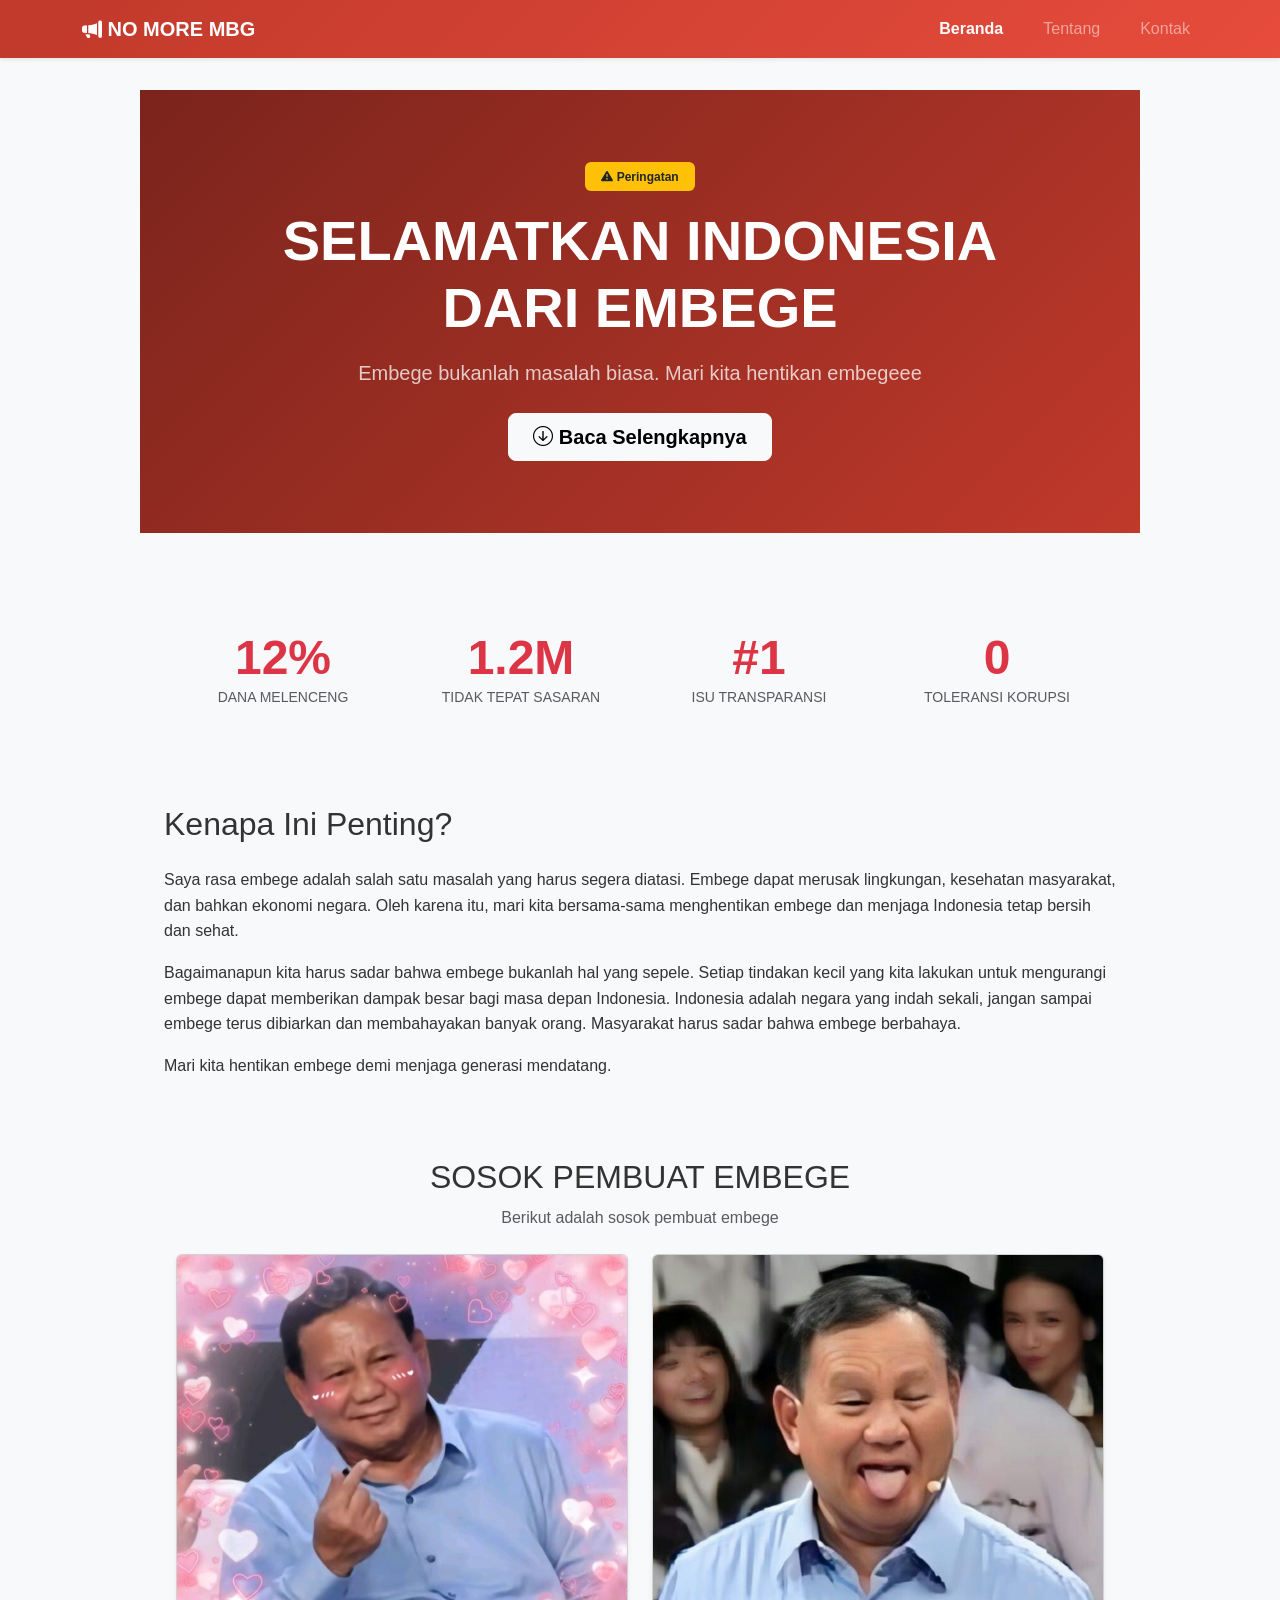
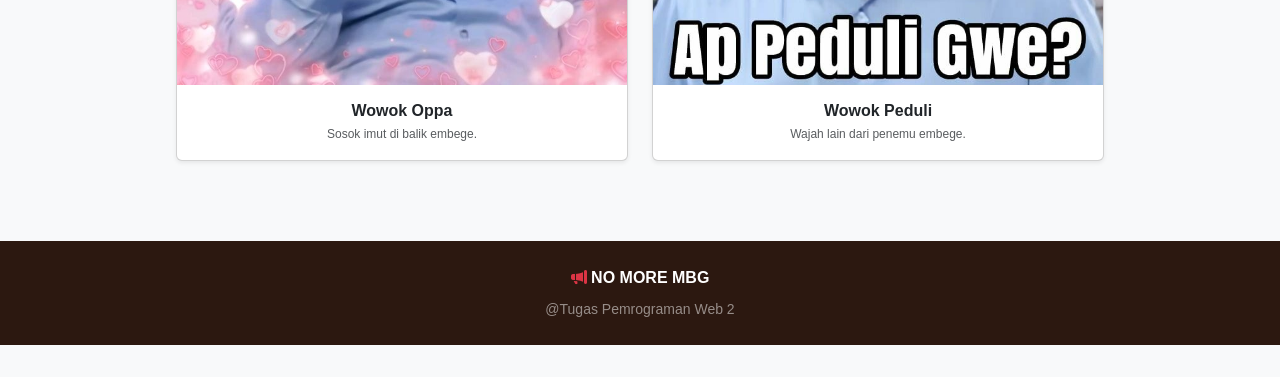
<file: index.html>
<!DOCTYPE html>
<html lang="en">
<head>
    <meta charset="UTF-8">
    <meta name="viewport" content="width=device-width, initial-scale=1.0">
    <title>HENTIKAN EMBEGE</title>
    <link href="https://cdn.jsdelivr.net/npm/bootstrap@5.3.3/dist/css/bootstrap.min.css" rel="stylesheet">
    <link rel="stylesheet" href="https://cdn.jsdelivr.net/npm/bootstrap-icons@1.11.3/font/bootstrap-icons.css">
    <link rel="stylesheet" href="style.css">
</head>
<body>
    
    <nav class="navbar navbar-expand-lg navbar-dark sticky-top shadow-sm" style="background: linear-gradient(135deg, #c0392b, #e74c3c);">
        <div class="container">
            <a class="navbar-brand fw-bold text-white" href="index.html">
                <i class="bi bi-megaphone-fill"></i> NO MORE MBG
            </a>
            <button class="navbar-toggler" type="button" data-bs-toggle="collapse" data-bs-target="#navMenu">
                <span class="navbar-toggler-icon"></span>
            </button>
            <div class="collapse navbar-collapse" id="navMenu">
                <ul class="navbar-nav ms-auto">
                    <li class="nav-item">
                        <a class="nav-link active text-white fw-bold" href="index.html">Beranda</a>
                    </li>
                    <li class="nav-item">
                        <a class="nav-link text-white-50" href="tentang.html">Tentang</a>
                    </li>
                    <li class="nav-item">
                        <a class="nav-link text-white-50" href="contact.html">Kontak</a>
                    </li>
                </ul>
            </div>
        </div>
    </nav>

<section class="hero-mbg text-center text-white py-5" 
        style="background: linear-gradient(135deg, #7b241c, #c0392b);">
    <div class="container py-4">
        <span class="badge bg-warning text-dark mb-3 px-3 py-2">
            <i class="bi bi-exclamation-triangle-fill"></i> Peringatan
        </span>
        <h1 class="display-4 fw-bold mb-3">
            SELAMATKAN INDONESIA<br>DARI EMBEGE
        </h1>
        <p class="lead mb-4 opacity-75">
            Embege bukanlah masalah biasa. Mari kita hentikan embegeee
        </p>
        <a href="#konten" class="btn btn-light btn-lg px-4 fw-bold">
            <i class="bi bi-arrow-down-circle"></i> Baca Selengkapnya
        </a>
    </div>
</section>

<section class="py-5 bg-light">
    <div class="container">
        <div class="row text-center g-4">
            <div class="col-md-3 col-6">
                <div class="p-3">
                    <div class="display-5 fw-bold text-danger">12%</div>
                    <div class="text-muted small text-uppercase">Dana Melenceng</div>
                </div>
            </div>
            <div class="col-md-3 col-6">
                <div class="p-3">
                    <div class="display-5 fw-bold text-danger">1.2M</div>
                    <div class="text-muted small text-uppercase">Tidak Tepat Sasaran</div>
                </div>
            </div>
            <div class="col-md-3 col-6">
                <div class="p-3">
                    <div class="display-5 fw-bold text-danger">#1</div>
                    <div class="text-muted small text-uppercase">Isu Transparansi</div>
                </div>
            </div>
            <div class="col-md-3 col-6">
                <div class="p-3">
                    <div class="display-5 fw-bold text-danger">0</div>
                    <div class="text-muted small text-uppercase">Toleransi Korupsi</div>
                </div>
            </div>
        </div>
    </div>
</section>

<section class="utama" id="konten">
    <h2 class="mb-4">Kenapa Ini Penting?</h2>
    <p>
        Saya rasa embege adalah salah satu masalah yang harus segera diatasi.
        Embege dapat merusak lingkungan, kesehatan masyarakat, dan bahkan ekonomi negara.
        Oleh karena itu, mari kita bersama-sama menghentikan embege dan menjaga Indonesia tetap bersih dan sehat.
    </p>
    <p>
        Bagaimanapun kita harus sadar bahwa embege bukanlah hal yang sepele.
        Setiap tindakan kecil yang kita lakukan untuk mengurangi embege dapat memberikan dampak besar bagi masa depan Indonesia. 
        Indonesia adalah negara yang indah sekali, jangan sampai embege terus dibiarkan dan membahayakan banyak orang.
        Masyarakat harus sadar bahwa embege berbahaya.
    </p>
    <p>
        Mari kita hentikan embege demi menjaga generasi mendatang.
    </p>
</section>

    <section class="py-5">
    <div class="container">
        <h2 class="text-center mb-2">SOSOK PEMBUAT EMBEGE</h2>
        <p class="text-center text-muted mb-4">Berikut adalah sosok pembuat embege</p>
        
        <div class="row g-4 justify-content-center">
            <!-- CARD 1 -->
            <div class="col-md-6">
                <div class="card border-100 shadow-sm h-100">
                    <img src="wowok1.jpg" class="card-img-top" alt="Wowok Oppa" 
                        style="height: 430px; object-fit: cover;">
                    <div class="card-body p-2 p-md-3 text-center">
                        <h6 class="fw-bold mb-1">Wowok Oppa</h6>
                        <p class="small text-muted mb-0" style="font-size: 0.75rem;">
                            Sosok imut di balik embege.
                        </p>
                    </div>
                </div>
            </div>
            
            <!-- CARD 2 -->
            <div class="col-md-6">
                <div class="card border-100 shadow-sm h-100">
                    <img src="wowok2.jpg" class="card-img-top" alt="Wowok Peduli" 
                        style="height: 430px; object-fit: cover;">
                    <div class="card-body p-2 p-md-3 text-center">
                        <h6 class="fw-bold mb-1">Wowok Peduli</h6>
                        <p class="small text-muted mb-0" style="font-size: 0.75rem;">
                            Wajah lain dari penemu embege.
                        </p>
                    </div>
                </div>
            </div>
        </div>
        
    </div>
    
</section>
<!-- ⬆️ PENUTUP section -->
<script src="https://cdn.jsdelivr.net/npm/bootstrap@5.3.3/dist/js/bootstrap.bundle.min.js"></script>

<footer class="text-white text-center py-4" 
        style="background-color: #2c1810;">
    <div class="container">
        <p class="mb-2 fw-bold">
            <i class="bi bi-megaphone-fill text-danger"></i> NO MORE MBG
        </p>
        <p class="small mb-0 opacity-50">
            @Tugas Pemrograman Web 2
        </p>
    </div>
</footer>
</body>
</html>
</file>
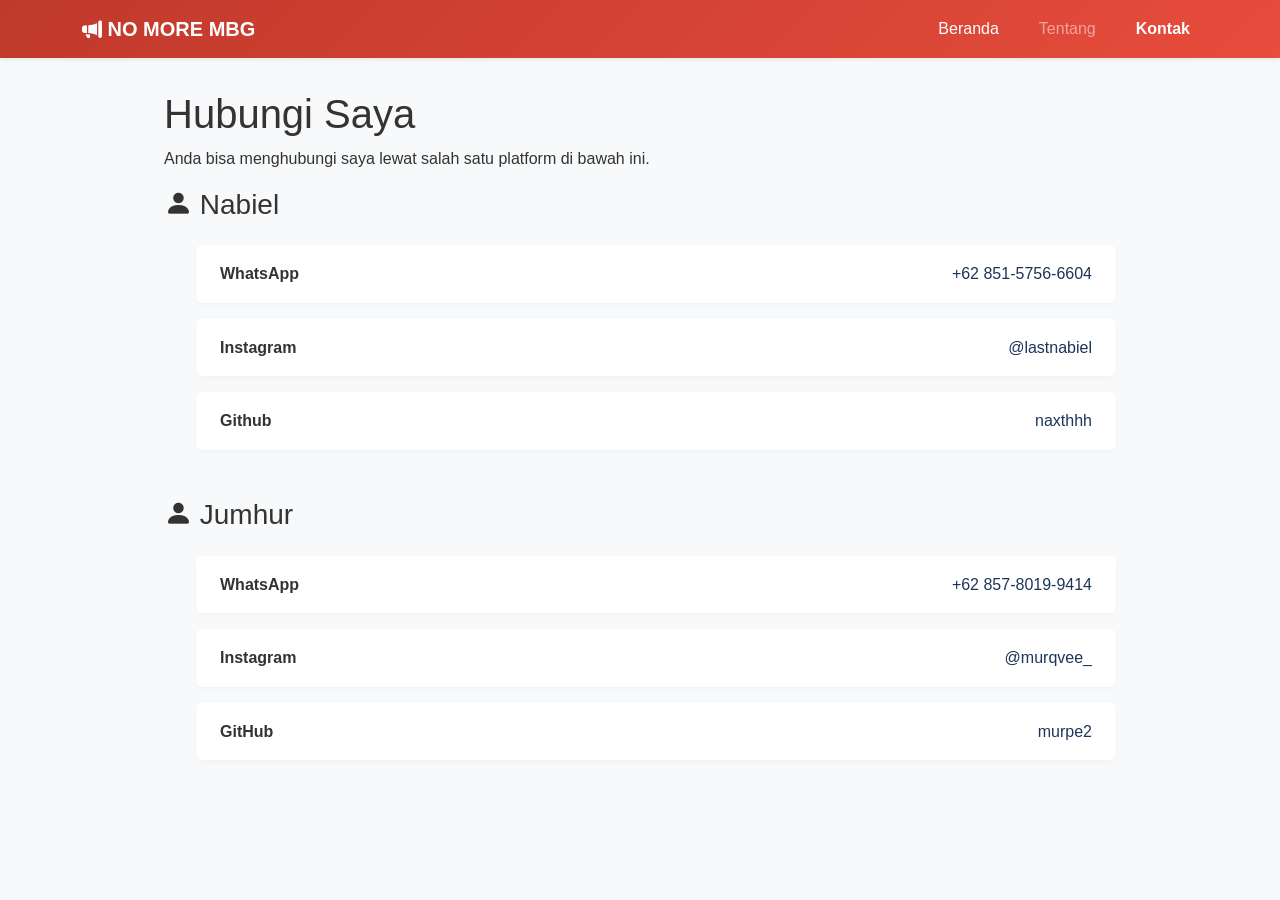
<file: contact.html>
<!DOCTYPE html>
<html lang="en">
<head>
    <meta charset="UTF-8">
    <meta name="viewport" content="width=device-width, initial-scale=1.0">
    <title>Kontak</title>
    <link href="https://cdn.jsdelivr.net/npm/bootstrap@5.3.3/dist/css/bootstrap.min.css" rel="stylesheet">
    <link rel="stylesheet" href="https://cdn.jsdelivr.net/npm/bootstrap-icons@1.11.3/font/bootstrap-icons.css">
    <link rel="stylesheet" href="style.css">
</head>
<body>

    <nav class="navbar navbar-expand-lg navbar-dark sticky-top shadow-sm" style="background: linear-gradient(135deg, #c0392b, #e74c3c);">
        <div class="container">
            <a class="navbar-brand fw-bold text-white" href="index.html">
                <i class="bi bi-megaphone-fill"></i> NO MORE MBG
            </a>
            <button class="navbar-toggler" type="button" data-bs-toggle="collapse" data-bs-target="#navMenu">
                <span class="navbar-toggler-icon"></span>
            </button>
            <div class="collapse navbar-collapse" id="navMenu">
                <ul class="navbar-nav ms-auto">
                    <li class="nav-item">
                        <a class="nav-link text-white" href="index.html">Beranda</a>
                    </li>
                    <li class="nav-item">
                        <a class="nav-link text-white-50" href="tentang.html">Tentang</a>
                    </li>
                    <li class="nav-item">
                        <a class="nav-link active text-white fw-bold" href="contact.html">Kontak</a>
                    </li>
                </ul>
            </div>
        </div>
    </nav>

    <section class="kontak-saya">
        <h1>Hubungi Saya</h1>
        <p class="subtitle">Anda bisa menghubungi saya lewat salah satu platform di bawah ini.</p>

        <h3 class="kontak-name">
            <i class="bi bi-person-fill"></i> Nabiel
        </h3>
        <ul class="list-kontak">
            <li>
                <div class="label-kontak">WhatsApp</div>
                <div class="value">
                    <a href="https://wa.me/6285157566604" target="_blank" rel="noopener">+62 851-5756-6604</a>
            </li>
            
            <li>
                <div class="label-kontak">Instagram</div>
                <div class="value">
                    <a href="https://www.instagram.com/lastnabiel" target="_blank" rel="noopener">@lastnabiel</a>
                </div>
            </li>

            <li>
                <div class="label-kontak">Github</div>
                <div class="value">
                    <a href="https://github.com/naxthhh" target="_blank" rel="noopener">naxthhh</a>
                </div>
            </li>
        </ul>

        <h3 class="kontak-nama mt-5">
        <i class="bi bi-person-fill"></i> Jumhur
    </h3>
    <ul class="list-kontak">
        <li>
            <div class="label-kontak">WhatsApp</div>
            <div class="value">
                <a href="https://wa.me/6285780199414?s=t" target="_blank" rel="noopener">
                    +62 857-8019-9414
                </a>
            </div>
        </li>
        <li>
            <div class="label-kontak">Instagram</div>
            <div class="value">
                <a href="https://www.instagram.com/murqvee_?stkn=OGQ2ZXljYXV6aHVi" target="_blank" rel="noopener">
                    @murqvee_
                </a>
            </div>
        </li>
        <li>
            <div class="label-kontak">GitHub</div>
            <div class="value">
                <a href="https://github.com/murpe2" target="_blank" rel="noopener">
                    murpe2
                </a>
            </div>
        </li>
    </ul>
    </section>
<script src="https://cdn.jsdelivr.net/npm/bootstrap@5.3.3/dist/js/bootstrap.bundle.min.js"></script>
</body> 
</html>
</file>
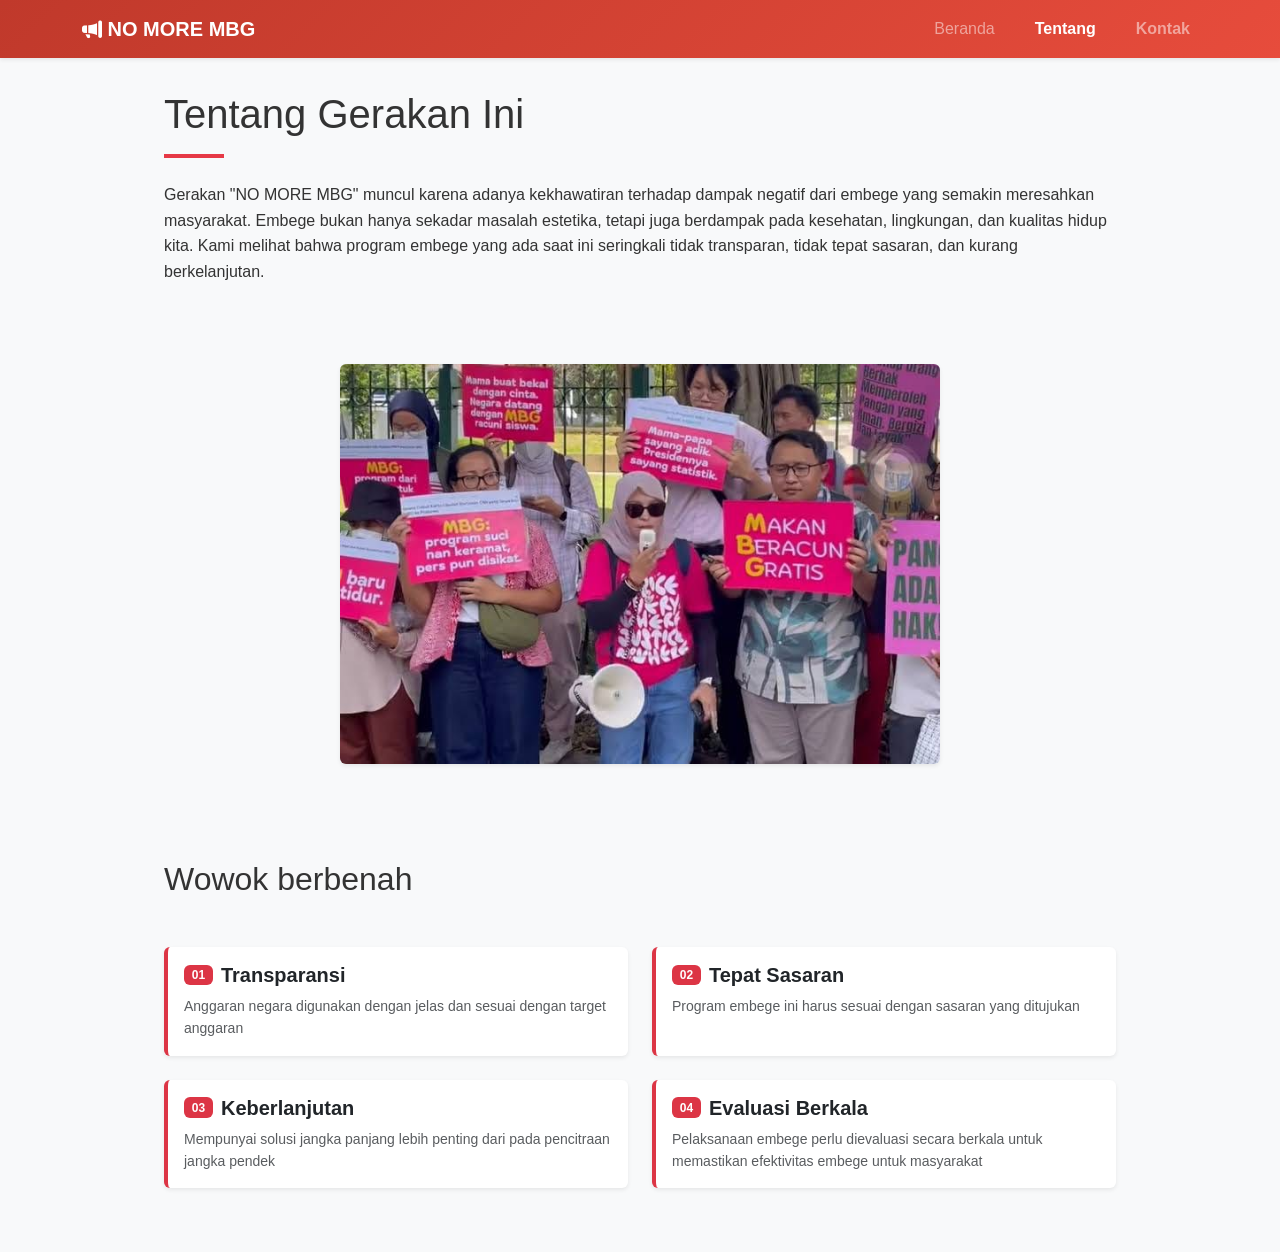
<file: tentang.html>
<!DOCTYPE html>
<html lang="id">
<head>
    <meta charset="UTF-8">
    <meta name="viewport" content="width=device-width, initial-scale=1.0">
    <title>Tentang</title>
    <link href="https://cdn.jsdelivr.net/npm/bootstrap@5.3.3/dist/css/bootstrap.min.css" rel="stylesheet">
    <link rel="stylesheet" href="https://cdn.jsdelivr.net/npm/bootstrap-icons@1.11.3/font/bootstrap-icons.css">
    <link rel="stylesheet" href="style.css">
</head>
<body>

    <nav class="navbar navbar-expand-lg navbar-dark sticky-top shadow-sm" style="background: linear-gradient(135deg, #c0392b, #e74c3c);">
        <div class="container">
            <a class="navbar-brand fw-bold text-white" href="index.html">
                <i class="bi bi-megaphone-fill"></i> NO MORE MBG
            </a>
            <button class="navbar-toggler" type="button" data-bs-toggle="collapse" data-bs-target="#navMenu">
                <span class="navbar-toggler-icon"></span>
            </button>
            <div class="collapse navbar-collapse" id="navMenu">
                <ul class="navbar-nav ms-auto">
                    <li class="nav-item">
                        <a class="nav-link text-white-50" href="index.html">Beranda</a>
                    </li>
                    <li class="nav-item">
                        <a class="nav-link text-white fw-bold" href="tentang.html">Tentang</a>
                    </li>
                    <li class="nav-item">
                        <a class="nav-link active text-white-50" href="contact.html">Kontak</a>
                    </li>
                </ul>
            </div>
        </div>
    </nav>

    <section class="tentang">

        <h1>Tentang Gerakan Ini</h1>
        <div class="divider"></div>

        <p>
            Gerakan "NO MORE MBG" muncul karena adanya kekhawatiran terhadap dampak negatif dari embege yang semakin meresahkan masyarakat.
            Embege bukan hanya sekadar masalah estetika, tetapi juga berdampak pada kesehatan, lingkungan, dan kualitas hidup kita.
            Kami melihat bahwa program embege yang ada saat ini seringkali tidak transparan, tidak tepat sasaran, dan kurang berkelanjutan.
        </p>
        
<section class="py-5 bg-light">
    <div class="container">
        <img src="mbg.jpeg" 
            class="img-fluid rounded shadow-sm mx-auto d-block"
            style="max-width: 600px; width: 100%; height: auto;"
            alt="embege">
    </div>
</section>

        <h2 class="mt-5">Wowok berbenah</h2>
        <div class="row g-4 my-4">
    <div class="col-md-6">
        <div class="card border-0 shadow-sm h-100 border-start border-danger border-4">
            <div class="card-body">
                <div class="d-flex align-items-center mb-2">
                    <span class="badge bg-danger me-2">01</span>
                    <h5 class="fw-bold mb-0">Transparansi</h5>
                </div>
                <p class="text-muted small mb-0">
                    Anggaran negara digunakan dengan jelas dan sesuai dengan target anggaran
                </p>
            </div>
        </div>
    </div>
    
    <div class="col-md-6">
        <div class="card border-0 shadow-sm h-100 border-start border-danger border-4">
            <div class="card-body">
                <div class="d-flex align-items-center mb-2">
                    <span class="badge bg-danger me-2">02</span>
                    <h5 class="fw-bold mb-0">Tepat Sasaran</h5>
                </div>
                <p class="text-muted small mb-0">
                    Program embege ini harus sesuai dengan sasaran yang ditujukan
                </p>
            </div>
        </div>
    </div>
    
    <div class="col-md-6">
        <div class="card border-0 shadow-sm h-100 border-start border-danger border-4">
            <div class="card-body">
                <div class="d-flex align-items-center mb-2">
                    <span class="badge bg-danger me-2">03</span>
                    <h5 class="fw-bold mb-0">Keberlanjutan</h5>
                </div>
                <p class="text-muted small mb-0">
                    Mempunyai solusi jangka panjang lebih penting dari pada pencitraan jangka pendek
                </p>
            </div>
        </div>
    </div>
    
    <div class="col-md-6">
        <div class="card border-0 shadow-sm h-100 border-start border-danger border-4">
            <div class="card-body">
                <div class="d-flex align-items-center mb-2">
                    <span class="badge bg-danger me-2">04</span>
                    <h5 class="fw-bold mb-0">Evaluasi Berkala</h5>
                </div>
                <p class="text-muted small mb-0">
                    Pelaksanaan embege perlu dievaluasi secara berkala untuk memastikan efektivitas embege untuk masyarakat
                </p>
            </div>
        </div>
    </div>
</div>
    </section>
<script src="https://cdn.jsdelivr.net/npm/bootstrap@5.3.3/dist/js/bootstrap.bundle.min.js"></script>
</body>
</html>
</file>
<file: style.css>
* {
    box-sizing: border-box;
    margin: 0;
    padding: 0;
}

body {
    font-family: -apple-system, BlinkMacSystemFont, "Segoe UI", Roboto, Oxygen, Ubuntu, Cantarell, sans-serif;
    line-height: 1.6;
    color: #333;
    background-color: #f8f9fa;
    padding-bottom: 2rem;
}

img {
    max-width: 100%;
    height: auto;
    display: block;
}

nav {
    display: flex;
    justify-content: space-between;
    align-items: center;
    background-color: #1a1a1a;
    padding: 1rem 2rem;
    box-shadow: 0 2px 5px rgba(0,0,0,0.1);
}

nav .logo {
    color: #ffffff;
    font-weight: 700;
    font-size: 1.25rem;
    text-decoration: none;
}

nav ul {
    display: flex;
    list-style: none;
    gap: 1.5rem;
}

nav ul li a {
    color: #cccccc;
    text-decoration: none;
    transition: color 0.3s ease;
}

nav ul li a:hover,
nav ul li a.active {
    color: #ffffff;
    font-weight: bold;
}

section {
    max-width: 1000px;
    margin: 2rem auto;
    padding: 0 1.5rem;
}

.divider {
    height: 4px;
    width: 60px;
    background-color: #e63946;
    margin: 1rem 0 1.5rem 0;
}

.gambar .foto {
    display: flex;
    flex-wrap: wrap;
    gap: 1.5rem;
    margin-top: 1.5rem;
}

.foto-item {
    flex: 1 1 300px; 
    border-radius: 8px;
    overflow: hidden;
    box-shadow: 0 4px 6px rgba(0,0,0,0.05);
    text-align: center;
}

.foto-item img {
    width: 100%;
    height: 250px;
    object-fit: cover;
}

.caption {
    padding: 1rem;
    font-weight: 600;
}

.prinsip {
    list-style: none;
    margin-top: 1.5rem;
    display: flex;
    flex-direction: column;
    gap: 1rem;
}

.prinsip li {
    display: flex;
    align-items: center;
    background: #ffffff;
    padding: 1rem;
    border-radius: 6px;
    box-shadow: 0 2px 4px rgba(0,0,0,0.03);
    gap: 1rem;
}

.prinsip .angka {
    font-size: 1.5rem;
    font-weight: bold;
    color: #e63946;
}

.list-kontak {
    list-style: none;
    margin-top: 1.5rem;
    display: flex;
    flex-direction: column;
    gap: 1rem;
}

.list-kontak li {
    display: flex;
    justify-content: space-between;
    align-items: center;
    background: #ffffff;
    padding: 1rem 1.5rem;
    border-radius: 6px;
    box-shadow: 0 2px 4px rgba(0,0,0,0.03);
}

.label-kontak {
    font-weight: 600;
}

.list-kontak a {
    color: #1d3557;
    text-decoration: none;
}

.list-kontak a:hover {
    text-decoration: underline;
}


@media (max-width: 768px) {
    nav {
        flex-direction: column;
        gap: 1rem;
        text-align: center;
    }

    nav ul {
        width: 100%;
        justify-content: center;
    }

    .gambar .foto {
        flex-direction: column;
    }

    .foto-item {
        flex: 1 1 100%;
    }

    .list-kontak li {
        flex-direction: column;
        align-items: flex-start;
        gap: 0.5rem;
    }

    h1 {
        font-size: 1.75rem;
    }

    h2 {
        font-size: 1.3rem;
    }
} 


.card {
    transition: all 0.3s ease;
}

.card:hover {
    transform: translateY(-5px);
    box-shadow: 0 15px 30px rgba(192, 57, 43, 0.2);
}

.navbar-brand {
    transition: transform 0.3s;
}

.navbar-brand:hover {
    transform: scale(1.05);
}

.btn-light {
    transition: all 0.3s;
}

.btn-light:hover {
    transform: translateY(-2px);
    box-shadow: 0 10px 25px rgba(0, 0, 0, 0.2);
}

@media (max-width: 768px) {
    .display-4 {
        font-size: 1.8rem;
    }
    
    .hero-mbg {
        padding: 40px 15pxt;
    }
    
    .card-img-top {
        height: 200px;
    }
}

::selection {
    background-color: #c0392b;
    color: white;
}
</file>
